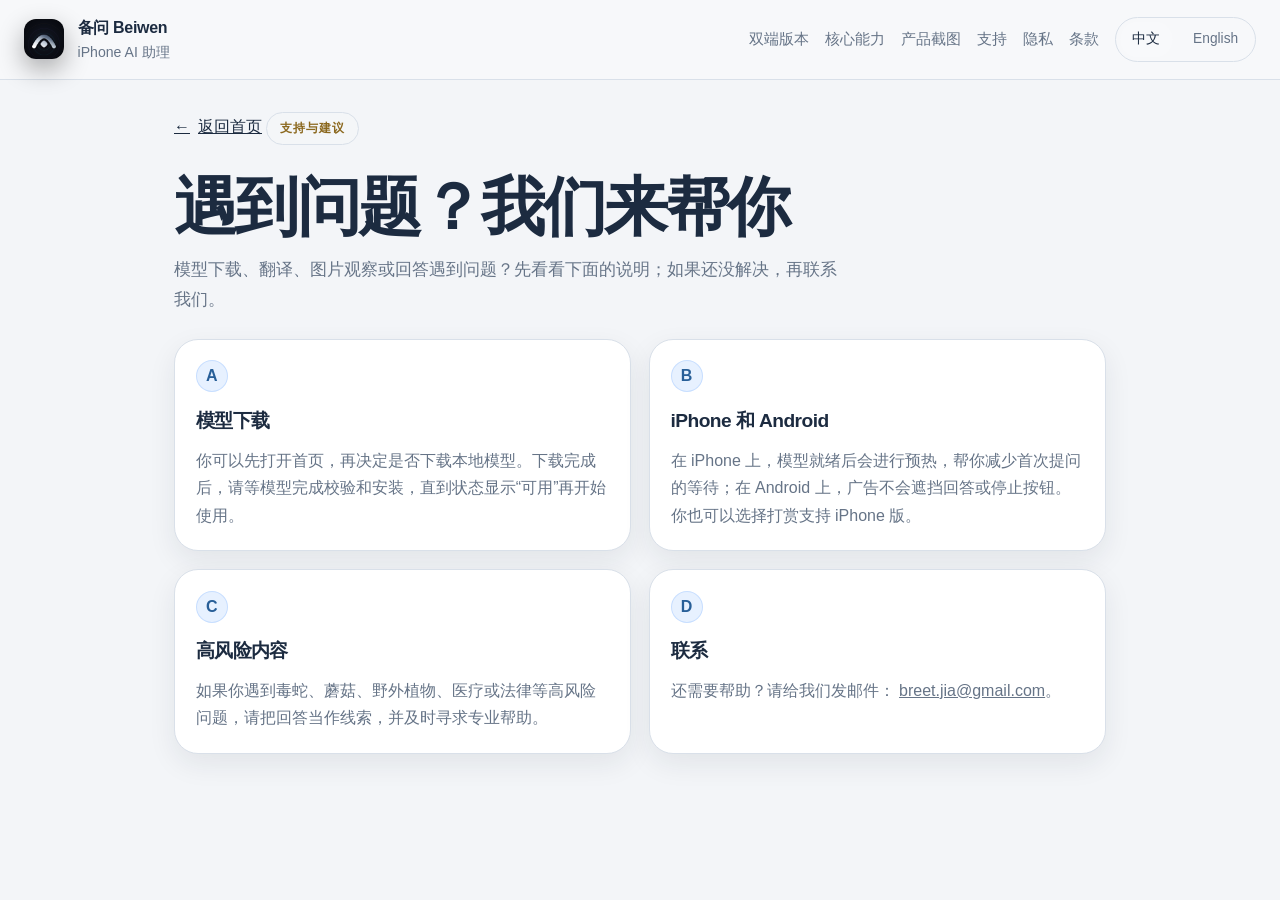
<file: support.html>
<!DOCTYPE html>
<html lang="zh-Hans">
<head>
  <meta charset="UTF-8">
  <meta name="viewport" content="width=device-width, initial-scale=1.0">
  <meta name="color-scheme" content="light dark">
  <meta name="description" content="查看模型下载、iPhone 与 Android 使用提示和高风险内容说明；需要帮助时，联系我们。">
  <title>备问支持</title>
  <link rel="stylesheet" href="css/style.css">
  <script src="js/main.js" defer></script>
  <link rel="icon" type="image/png" sizes="16x16" href="/favicon-16x16.png">
  <link rel="icon" type="image/png" sizes="32x32" href="/favicon-32x32.png">
  <link rel="apple-touch-icon" sizes="180x180" href="/apple-touch-icon.png">
</head>
<body data-page="support">
  <div class="page-backdrop" aria-hidden="true"></div>
  <nav class="navbar">
    <div class="brand-wrap">
      <img src="assets/beiwen/icon/app-icon.png" alt="备问图标" class="brand-icon">
      <div class="brand-copy">
        <div class="brand-title" data-i18n="nav.brand">备问 Beiwen</div>
        <div class="brand-subtitle" data-i18n="nav.pill">iOS + Android</div>
      </div>
    </div>
    <div class="nav-links">
      <a href="index.html" data-i18n="nav.platforms">双端版本</a>
      <a href="index.html#features" data-i18n="nav.features">核心能力</a>
      <a href="index.html#gallery" data-i18n="nav.gallery">产品截图</a>
      <a href="support.html" data-i18n="nav.support">支持</a>
      <a href="legal/privacy.html" data-i18n="nav.privacy">隐私</a>
      <a href="legal/terms.html" data-i18n="nav.terms">条款</a>
      <div class="locale-switcher" role="group" aria-label="Language switcher">
        <button class="lang-switch" type="button" data-set-locale="zh-Hans">中文</button>
        <button class="lang-switch" type="button" data-set-locale="en">English</button>
      </div>
    </div>
  </nav>

  <main>
    <section class="section" style="padding-top: 2rem; max-width: 980px;">
      <a href="index.html" style="display:inline-flex; align-items:center; gap:0.5rem; color: var(--muted-strong); margin-bottom: 1.4rem;">&larr; <span data-i18n="common.backHome">返回首页</span></a>
      <div class="section-kicker" data-i18n="supportPage.kicker">支持与建议</div>
      <h1 class="section-title text-gradient" style="margin-top: 0.8rem;" data-i18n="supportPage.title">遇到问题？我们来帮你</h1>
      <p class="section-description" data-i18n="supportPage.intro">模型下载、翻译、图片观察或回答遇到问题？先看看下面的说明；如果还没解决，再联系我们。</p>

      <div class="feature-grid support-card-grid">
        <article class="feature-card">
          <div class="feature-icon">A</div>
          <h3 data-i18n="supportPage.cards.a.title">模型下载</h3>
          <p data-i18n="supportPage.cards.a.desc">你可以先打开首页，再决定是否下载本地模型。下载完成后，请等模型完成校验和安装，直到状态显示“可用”再开始使用。</p>
        </article>
        <article class="feature-card">
          <div class="feature-icon">B</div>
          <h3 data-i18n="supportPage.cards.b.title">iOS 和 Android</h3>
          <p data-i18n="supportPage.cards.b.desc">在 iPhone 上，模型就绪后会进行预热，帮你减少首次提问的等待；在 Android 上，广告不会遮挡回答或停止按钮。你也可以选择打赏支持 iPhone 版。</p>
        </article>
        <article class="feature-card">
          <div class="feature-icon">C</div>
          <h3 data-i18n="supportPage.cards.c.title">高风险内容</h3>
          <p data-i18n="supportPage.cards.c.desc">如果你遇到毒蛇、蘑菇、野外植物、医疗或法律等高风险问题，请把回答当作线索，并及时寻求专业帮助。</p>
        </article>
        <article class="feature-card">
          <div class="feature-icon">D</div>
          <h3 data-i18n="supportPage.cards.d.title">联系</h3>
          <p><span data-i18n="supportPage.cards.d.desc">还需要帮助？请给我们发邮件：</span> <a href="mailto:breet.jia@gmail.com">breet.jia@gmail.com</a>。</p>
        </article>
      </div>
    </section>
  </main>
</body>
</html>
</file>
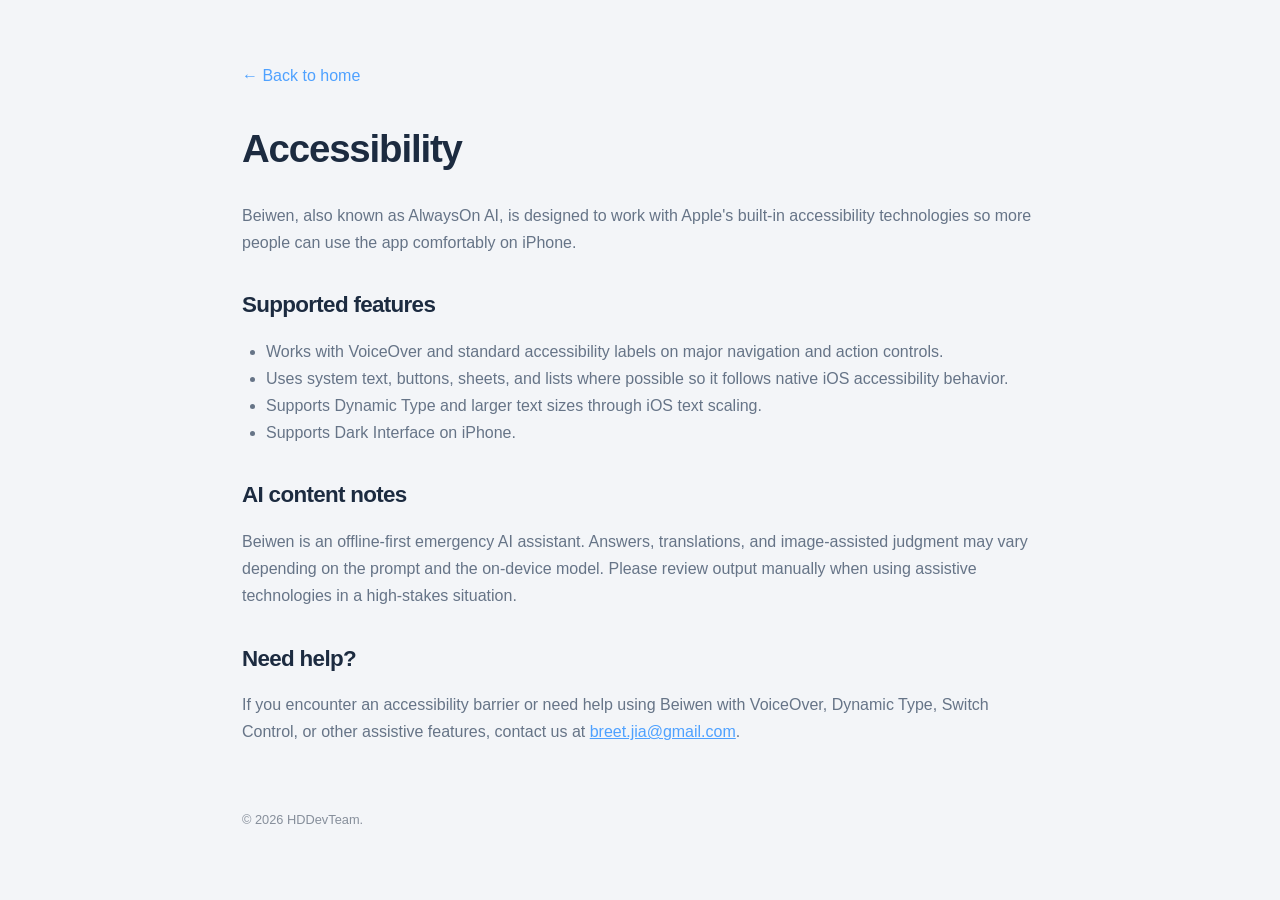
<file: legal/accessibility.html>
<!DOCTYPE html>
<html lang="en">
<head>
  <meta charset="UTF-8">
  <meta name="viewport" content="width=device-width, initial-scale=1.0">
  <meta name="color-scheme" content="light dark">
  <meta name="description" content="Accessibility information for Beiwen / AlwaysOn AI.">
  <title>Accessibility - Beiwen</title>
  <link rel="stylesheet" href="../css/style.css">
  <style>
    body {
      padding: 4rem 2rem;
      max-width: 860px;
      margin: 0 auto;
    }

    h1 {
      font-size: 2.4rem;
      margin-bottom: 1.5rem;
    }

    h2 {
      font-size: 1.4rem;
      margin-top: 2rem;
      margin-bottom: 0.8rem;
    }

    p, li {
      line-height: 1.7;
      color: var(--beiwen-text-secondary);
    }

    ul {
      padding-left: 1.5rem;
    }

    a {
      color: #4ea1ff;
    }
  </style>
  <link rel="icon" type="image/png" sizes="16x16" href="/favicon-16x16.png">
  <link rel="icon" type="image/png" sizes="32x32" href="/favicon-32x32.png">
  <link rel="apple-touch-icon" sizes="180x180" href="/apple-touch-icon.png">
</head>
<body>
  <div style="margin-bottom: 2rem;">
    <a href="../index.html" style="text-decoration: none;">&larr; Back to home</a>
  </div>

  <h1>Accessibility</h1>
  <p>Beiwen, also known as AlwaysOn AI, is designed to work with Apple's built-in accessibility technologies so more people can use the app comfortably on iPhone.</p>

  <h2>Supported features</h2>
  <ul>
    <li>Works with VoiceOver and standard accessibility labels on major navigation and action controls.</li>
    <li>Uses system text, buttons, sheets, and lists where possible so it follows native iOS accessibility behavior.</li>
    <li>Supports Dynamic Type and larger text sizes through iOS text scaling.</li>
    <li>Supports Dark Interface on iPhone.</li>
  </ul>

  <h2>AI content notes</h2>
  <p>Beiwen is an offline-first emergency AI assistant. Answers, translations, and image-assisted judgment may vary depending on the prompt and the on-device model. Please review output manually when using assistive technologies in a high-stakes situation.</p>

  <h2>Need help?</h2>
  <p>If you encounter an accessibility barrier or need help using Beiwen with VoiceOver, Dynamic Type, Switch Control, or other assistive features, contact us at <a href="mailto:breet.jia@gmail.com">breet.jia@gmail.com</a>.</p>

  <footer style="margin-top: 4rem; opacity: 0.5; font-size: 0.8rem;">
    &copy; 2026 HDDevTeam.
  </footer>
</body>
</html>
</file>
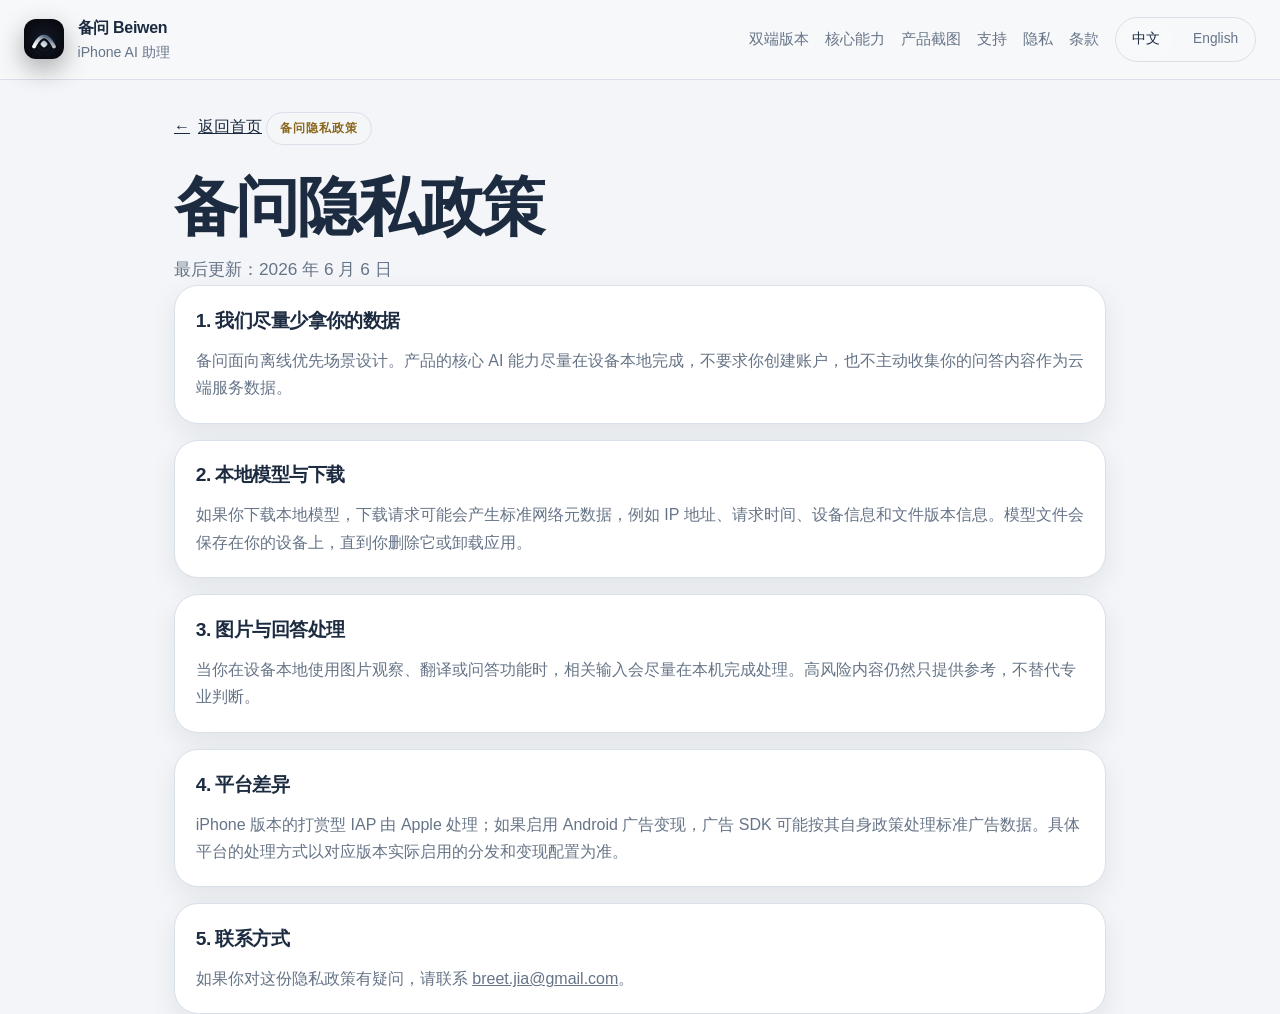
<file: legal/privacy.html>
<!DOCTYPE html>
<html lang="zh-Hans">
<head>
  <meta charset="UTF-8">
  <meta name="viewport" content="width=device-width, initial-scale=1.0">
  <meta name="color-scheme" content="light dark">
  <meta name="description" content="备问隐私政策。">
  <title>备问隐私政策</title>
  <link rel="stylesheet" href="../css/style.css">
  <script src="../js/main.js" defer></script>
  <link rel="icon" type="image/png" sizes="16x16" href="/favicon-16x16.png">
  <link rel="icon" type="image/png" sizes="32x32" href="/favicon-32x32.png">
  <link rel="apple-touch-icon" sizes="180x180" href="/apple-touch-icon.png">
</head>
<body data-page="privacy">
  <div class="page-backdrop" aria-hidden="true"></div>
  <nav class="navbar">
    <div class="brand-wrap">
      <img src="../assets/beiwen/icon/app-icon.png" alt="备问图标" class="brand-icon">
      <div class="brand-copy">
        <div class="brand-title" data-i18n="nav.brand">备问 Beiwen</div>
        <div class="brand-subtitle" data-i18n="nav.pill">iOS + Android</div>
      </div>
    </div>
    <div class="nav-links">
      <a href="../index.html" data-i18n="nav.platforms">双端版本</a>
      <a href="../index.html#features" data-i18n="nav.features">核心能力</a>
      <a href="../index.html#gallery" data-i18n="nav.gallery">产品截图</a>
      <a href="../support.html" data-i18n="nav.support">支持</a>
      <a href="privacy.html" data-i18n="nav.privacy">隐私</a>
      <a href="terms.html" data-i18n="nav.terms">条款</a>
      <div class="locale-switcher" role="group" aria-label="Language switcher">
        <button class="lang-switch" type="button" data-set-locale="zh-Hans">中文</button>
        <button class="lang-switch" type="button" data-set-locale="en">English</button>
      </div>
    </div>
  </nav>

  <main>
    <section class="section" style="padding-top: 2rem; max-width: 980px;">
      <a href="../index.html" style="display:inline-flex; align-items:center; gap:0.5rem; color: var(--muted-strong); margin-bottom: 1.4rem;">&larr; <span data-i18n="common.backHome">返回首页</span></a>
      <div class="section-kicker" data-i18n="privacyPage.title">备问隐私政策</div>
      <h1 class="section-title text-gradient" style="margin-top: 0.8rem;" data-i18n="privacyPage.title">备问隐私政策</h1>
      <p class="section-description" data-i18n="privacyPage.updated">最后更新：2026 年 6 月 6 日</p>

      <div class="feature-card" style="margin-bottom: 1rem;">
        <h3 data-i18n="privacyPage.sections.a.title">1. 我们尽量少拿你的数据</h3>
        <p data-i18n="privacyPage.sections.a.desc">备问面向离线优先场景设计。产品的核心 AI 能力尽量在设备本地完成，不要求你创建账户，也不主动收集你的问答内容作为云端服务数据。</p>
      </div>
      <div class="feature-card" style="margin-bottom: 1rem;">
        <h3 data-i18n="privacyPage.sections.b.title">2. 本地模型与下载</h3>
        <p data-i18n="privacyPage.sections.b.desc">如果你下载本地模型，下载请求可能会产生标准网络元数据，例如 IP 地址、请求时间、设备信息和文件版本信息。模型文件会保存在你的设备上，直到你删除它或卸载应用。</p>
      </div>
      <div class="feature-card" style="margin-bottom: 1rem;">
        <h3 data-i18n="privacyPage.sections.c.title">3. 图片与回答处理</h3>
        <p data-i18n="privacyPage.sections.c.desc">当你在设备本地使用图片观察、翻译或问答功能时，相关输入会尽量在本机完成处理。高风险内容仍然只提供参考，不替代专业判断。</p>
      </div>
      <div class="feature-card" style="margin-bottom: 1rem;">
        <h3 data-i18n="privacyPage.sections.d.title">4. 平台差异</h3>
        <p data-i18n="privacyPage.sections.d.desc">iOS 版本的打赏型 IAP 由 Apple 处理；Android 版本若启用广告变现，则广告 SDK 可能按其自身政策处理标准广告数据。我们会在对应版本上线时补充更具体的说明。</p>
      </div>
      <div class="feature-card">
        <h3 data-i18n="privacyPage.sections.e.title">5. 联系方式</h3>
        <p><span data-i18n="privacyPage.sections.e.desc">如果你对这份隐私政策有疑问，请联系</span> <a href="mailto:breet.jia@gmail.com">breet.jia@gmail.com</a>。</p>
      </div>
    </section>
  </main>
</body>
</html>
</file>
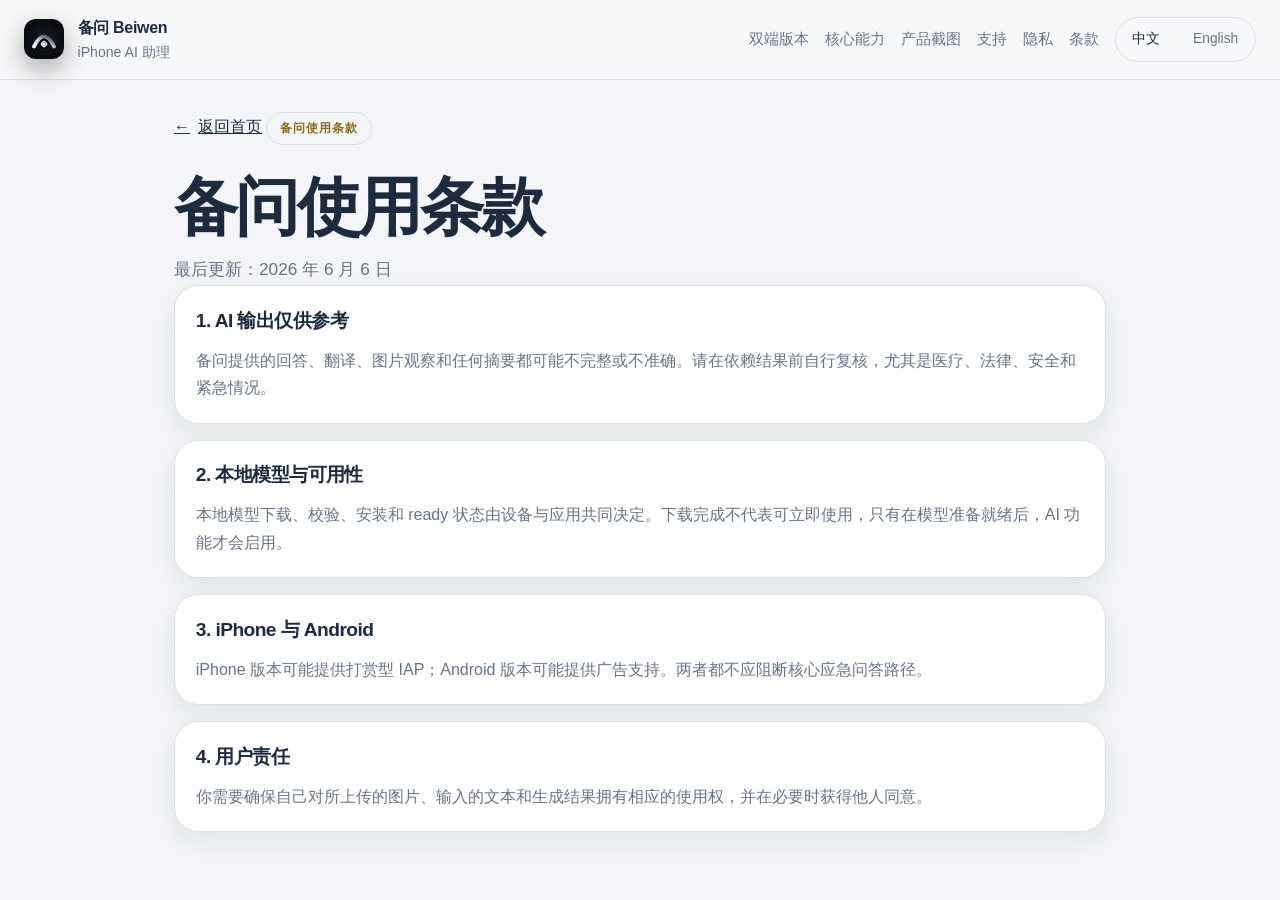
<file: legal/terms.html>
<!DOCTYPE html>
<html lang="zh-Hans">
<head>
  <meta charset="UTF-8">
  <meta name="viewport" content="width=device-width, initial-scale=1.0">
  <meta name="color-scheme" content="light dark">
  <meta name="description" content="备问使用条款。">
  <title>备问使用条款</title>
  <link rel="stylesheet" href="../css/style.css">
  <script src="../js/main.js" defer></script>
  <link rel="icon" type="image/png" sizes="16x16" href="/favicon-16x16.png">
  <link rel="icon" type="image/png" sizes="32x32" href="/favicon-32x32.png">
  <link rel="apple-touch-icon" sizes="180x180" href="/apple-touch-icon.png">
</head>
<body data-page="terms">
  <div class="page-backdrop" aria-hidden="true"></div>
  <nav class="navbar">
    <div class="brand-wrap">
      <img src="../assets/beiwen/icon/app-icon.png" alt="备问图标" class="brand-icon">
      <div class="brand-copy">
        <div class="brand-title" data-i18n="nav.brand">备问 Beiwen</div>
        <div class="brand-subtitle" data-i18n="nav.pill">iOS + Android</div>
      </div>
    </div>
    <div class="nav-links">
      <a href="../index.html" data-i18n="nav.platforms">双端版本</a>
      <a href="../index.html#features" data-i18n="nav.features">核心能力</a>
      <a href="../index.html#gallery" data-i18n="nav.gallery">产品截图</a>
      <a href="../support.html" data-i18n="nav.support">支持</a>
      <a href="privacy.html" data-i18n="nav.privacy">隐私</a>
      <a href="terms.html" data-i18n="nav.terms">条款</a>
      <div class="locale-switcher" role="group" aria-label="Language switcher">
        <button class="lang-switch" type="button" data-set-locale="zh-Hans">中文</button>
        <button class="lang-switch" type="button" data-set-locale="en">English</button>
      </div>
    </div>
  </nav>

  <main>
    <section class="section" style="padding-top: 2rem; max-width: 980px;">
      <a href="../index.html" style="display:inline-flex; align-items:center; gap:0.5rem; color: var(--muted-strong); margin-bottom: 1.4rem;">&larr; <span data-i18n="common.backHome">返回首页</span></a>
      <div class="section-kicker" data-i18n="termsPage.title">备问使用条款</div>
      <h1 class="section-title text-gradient" style="margin-top: 0.8rem;" data-i18n="termsPage.title">备问使用条款</h1>
      <p class="section-description" data-i18n="termsPage.updated">最后更新：2026 年 6 月 6 日</p>

      <div class="feature-card" style="margin-bottom: 1rem;">
        <h3 data-i18n="termsPage.sections.a.title">1. AI 输出仅供参考</h3>
        <p data-i18n="termsPage.sections.a.desc">备问提供的回答、翻译、图片观察和任何摘要都可能不完整或不准确。请在依赖结果前自行复核，尤其是医疗、法律、安全和紧急情况。</p>
      </div>
      <div class="feature-card" style="margin-bottom: 1rem;">
        <h3 data-i18n="termsPage.sections.b.title">2. 本地模型与可用性</h3>
        <p data-i18n="termsPage.sections.b.desc">本地模型下载、校验、安装和 ready 状态由设备与应用共同决定。下载完成不代表可立即使用，只有在模型准备就绪后，AI 功能才会启用。</p>
      </div>
      <div class="feature-card" style="margin-bottom: 1rem;">
        <h3 data-i18n="termsPage.sections.c.title">3. iOS 与 Android</h3>
        <p data-i18n="termsPage.sections.c.desc">iOS 版本可能提供打赏型 IAP；Android 版本可能提供广告支持。两者都不应阻断核心应急问答路径。</p>
      </div>
      <div class="feature-card">
        <h3 data-i18n="termsPage.sections.d.title">4. 用户责任</h3>
        <p data-i18n="termsPage.sections.d.desc">你需要确保自己对所上传的图片、输入的文本和生成结果拥有相应的使用权，并在必要时获得他人同意。</p>
      </div>
    </section>
  </main>
</body>
</html>
</file>
<file: css/style.css>
:root {
  color-scheme: light dark;
  --beiwen-bg: #f3f5f8;
  --beiwen-surface: #ffffff;
  --beiwen-surface-strong: #ffffff;
  --beiwen-border: #d9e0e9;
  --beiwen-text-primary: #1c2b40;
  --beiwen-text-secondary: #667487;
  --beiwen-accent: #356fae;
  --beiwen-accent-strong: #285f98;
  --beiwen-glow: rgba(53, 111, 174, 0.05);
  --beiwen-warning: #8b681e;
  --beiwen-success: #397a68;
  --beiwen-background: #f3f5f8;
  --beiwen-navbar: #f7f8fa;
  --beiwen-card: #ffffff;
  --beiwen-control: #edf1f5;
  --beiwen-action: #dce8f5;
  --beiwen-gradient-heading: #1c2b40;
}

@media (prefers-color-scheme: dark) {
  :root {
    --beiwen-bg: #171d27;
    --beiwen-surface: #202936;
    --beiwen-surface-strong: #293545;
    --beiwen-border: #394657;
    --beiwen-text-primary: #edf1f6;
    --beiwen-text-secondary: #b1bdcb;
    --beiwen-accent: #83add6;
    --beiwen-accent-strong: #a9c7e4;
    --beiwen-glow: rgba(131, 173, 214, 0.05);
    --beiwen-warning: #d0ad62;
    --beiwen-success: #83b6a5;
    --beiwen-background: #171d27;
    --beiwen-navbar: #1b232e;
    --beiwen-card: #202936;
    --beiwen-control: #293545;
    --beiwen-action: #31506d;
    --beiwen-gradient-heading: #edf1f6;
  }
}

* {
  box-sizing: border-box;
}

html {
  scroll-behavior: smooth;
}

body {
  margin: 0;
  font-family: -apple-system, BlinkMacSystemFont, 'Inter', 'PingFang SC', 'Helvetica Neue', Arial, sans-serif;
  line-height: 1.5;
  -webkit-font-smoothing: antialiased;
}

html {
  scroll-behavior: smooth;
}

h1, h2, h3, h4 {
  margin: 0;
  font-weight: 700;
  letter-spacing: -0.03em;
}

.text-gradient {
  color: var(--beiwen-gradient-heading);
}

.accent-gradient {
  color: var(--beiwen-accent);
}

body {
  background: var(--beiwen-background);
  color: var(--beiwen-text-primary);
}

main {
  position: relative;
  z-index: 1;
}

a {
  color: inherit;
}

.page-backdrop {
  display: none;
}

.navbar {
  position: sticky;
  top: 0;
  z-index: 20;
  display: flex;
  align-items: center;
  justify-content: space-between;
  gap: 1rem;
  padding: 1rem 1.5rem;
  background: var(--beiwen-navbar);
  backdrop-filter: blur(8px);
  -webkit-backdrop-filter: blur(8px);
  border-bottom: 1px solid var(--beiwen-border);
}

.brand-wrap {
  display: flex;
  align-items: center;
  gap: 0.85rem;
  min-width: 0;
}

.brand-icon {
  width: 40px;
  height: 40px;
  border-radius: 12px;
  box-shadow: 0 10px 26px rgba(0, 0, 0, 0.32);
}

.brand-copy {
  display: grid;
  gap: 0.1rem;
}

.brand-title {
  font-size: 1rem;
  font-weight: 700;
  letter-spacing: -0.02em;
}

.brand-subtitle {
  color: var(--beiwen-text-secondary);
  font-size: 0.88rem;
}

.nav-links {
  display: flex;
  align-items: center;
  gap: 1rem;
  flex-wrap: wrap;
}

.nav-links a {
  text-decoration: none;
  color: var(--beiwen-text-secondary);
  font-size: 0.92rem;
  transition: color 0.2s ease, opacity 0.2s ease;
}

.nav-links a:hover {
  color: var(--beiwen-text-primary);
}

.locale-switcher {
  display: inline-flex;
  align-items: center;
  gap: 0.45rem;
  padding: 0.25rem;
  border: 1px solid var(--beiwen-border);
  border-radius: 999px;
  background: rgba(255, 255, 255, 0.04);
}

.lang-switch {
  appearance: none;
  border: 0;
  background: transparent;
  color: var(--beiwen-text-secondary);
  font: inherit;
  font-size: 0.86rem;
  padding: 0.45rem 0.8rem;
  border-radius: 999px;
  cursor: pointer;
  transition: background 0.2s ease, color 0.2s ease;
}

.lang-switch:hover,
.lang-switch.is-active {
  color: var(--beiwen-text-primary);
  background: rgba(255, 255, 255, 0.12);
}

.hero {
  max-width: 1200px;
  margin: 0 auto;
  padding: 5.5rem 1.5rem 3.5rem;
  display: grid;
  grid-template-columns: minmax(0, 1.1fr) minmax(320px, 0.9fr);
  gap: 2.5rem;
  align-items: center;
}

.hero-copy {
  display: grid;
  gap: 1rem;
}

.hero-kicker,
.section-kicker {
  display: inline-flex;
  align-items: center;
  justify-content: center;
  width: fit-content;
  gap: 0.45rem;
  padding: 0.4rem 0.8rem;
  border-radius: 999px;
  background: rgba(255, 255, 255, 0.06);
  border: 1px solid var(--beiwen-border);
  color: var(--beiwen-warning);
  font-size: 0.78rem;
  font-weight: 700;
  letter-spacing: 0.08em;
  text-transform: uppercase;
}

.activity-banner {
  display: grid;
  gap: 0.45rem;
  padding: 1rem 1.1rem;
  border: 1px solid rgba(105, 167, 255, 0.34);
  border-radius: 22px;
  background: var(--beiwen-action);
  box-shadow: 0 10px 28px rgba(25, 39, 57, 0.10);
}

.activity-banner__badge {
  color: var(--beiwen-success);
  font-size: 0.76rem;
  font-weight: 800;
  letter-spacing: 0.08em;
  text-transform: uppercase;
}

.activity-banner__title {
  font-size: 1.1rem;
  font-weight: 700;
}

.activity-banner__desc {
  color: var(--beiwen-text-secondary);
  font-size: 0.95rem;
}

.hero-title,
.section-title {
  font-size: clamp(2.5rem, 5vw, 4.75rem);
  line-height: 1.04;
  letter-spacing: -0.04em;
  margin: 0;
}

.hero-subtitle,
.section-description {
  margin: 0;
  color: var(--beiwen-text-secondary);
  font-size: 1.08rem;
  line-height: 1.72;
  max-width: 42rem;
}

.hero-actions {
  display: flex;
  gap: 0.85rem;
  flex-wrap: wrap;
  margin-top: 0.35rem;
}

.hero-actions-container {
  display: grid;
  gap: 0.8rem;
  justify-items: start;
}

.hero-actions-note {
  font-size: 0.88rem;
  color: var(--beiwen-warning);
  font-weight: 500;
  line-height: 1.4;
}

@media (max-width: 1080px) {
  .hero-actions-container {
    justify-items: center;
  }
  .hero-actions {
    justify-content: center;
  }
}

.btn-primary,
.btn-secondary {
  display: inline-flex;
  align-items: center;
  justify-content: center;
  gap: 0.45rem;
  border-radius: 999px;
  padding: 0.9rem 1.25rem;
  text-decoration: none;
  font-weight: 700;
  letter-spacing: -0.01em;
  transition: transform 0.2s ease, background 0.2s ease, border-color 0.2s ease;
}

.btn-primary {
  background: var(--beiwen-accent);
  color: #ffffff;
  box-shadow: 0 8px 20px rgba(31, 68, 108, 0.16);
}

.btn-secondary {
  color: var(--beiwen-text-primary);
  border: 1px solid var(--beiwen-border);
  background: var(--beiwen-control);
}

.btn-primary:hover,
.btn-secondary:hover {
  transform: translateY(-1px);
}

.hero-pills {
  display: flex;
  flex-wrap: wrap;
  gap: 0.65rem;
}

.hero-pills span {
  display: inline-flex;
  align-items: center;
  padding: 0.45rem 0.75rem;
  border-radius: 999px;
  border: 1px solid var(--beiwen-border);
  background: var(--beiwen-control);
  color: var(--beiwen-text-secondary);
  font-size: 0.86rem;
}

.hero-visual {
  display: flex;
  justify-content: center;
}

.device-stack {
  position: relative;
  width: min(520px, 100%);
  min-height: 520px;
}

.device-card {
  margin: 0;
  position: absolute;
  overflow: hidden;
  border-radius: 28px;
  border: 1px solid var(--beiwen-border);
  background: var(--beiwen-card);
  box-shadow: 0 16px 36px rgba(25, 39, 57, 0.16);
}

.device-card img {
  display: block;
  width: 100%;
  height: auto;
}

.device-card figcaption {
  padding: 0.9rem 1rem 1rem;
  color: var(--beiwen-text-secondary);
  font-size: 0.86rem;
  text-align: center;
}

.device-card-ios {
  width: 56%;
  left: 0;
  top: 0;
  transform: rotate(-6deg);
}

.device-card-android {
  width: 52%;
  right: 0;
  bottom: 0;
  transform: rotate(6deg);
}

.section {
  max-width: 1200px;
  margin: 0 auto;
  padding: 2.5rem 1.5rem 0;
}

.section-kicker {
  margin-bottom: 0.9rem;
}

.section-title {
  max-width: 42rem;
}

.section-description {
  margin-top: 0.9rem;
}

.platform-grid,
.feature-grid,
.gallery-rows {
  display: grid;
  gap: 1.1rem;
}

.platform-grid {
  grid-template-columns: repeat(2, minmax(0, 1fr));
  margin-top: 1.5rem;
}

.platform-card,
.feature-card {
  padding: 1.3rem;
  border-radius: 24px;
  border: 1px solid var(--beiwen-border);
  background: var(--beiwen-card);
  box-shadow: 0 10px 28px rgba(25, 39, 57, 0.08);
}

.platform-topline {
  display: grid;
  gap: 0.7rem;
  margin-bottom: 0.85rem;
}

.platform-topline h3,
.feature-card h3 {
  margin: 0;
  font-size: 1.2rem;
}

.platform-badge {
  width: fit-content;
  display: inline-flex;
  padding: 0.35rem 0.65rem;
  border-radius: 999px;
  background: rgba(105, 167, 255, 0.15);
  border: 1px solid rgba(105, 167, 255, 0.35);
  color: var(--beiwen-accent-strong);
  font-size: 0.76rem;
  font-weight: 800;
  letter-spacing: 0.08em;
  text-transform: uppercase;
}

.platform-list {
  margin: 1rem 0 0;
  padding-left: 1.1rem;
  color: var(--beiwen-text-secondary);
  display: grid;
  gap: 0.45rem;
}

.shot-grid {
  display: grid;
  grid-template-columns: repeat(2, minmax(0, 1fr));
  gap: 0.9rem;
  margin-top: 1.1rem;
}

.shot-grid figure,
.gallery-row {
  margin: 0;
}

.shot-grid figure {
  overflow: hidden;
  border-radius: 18px;
  border: 1px solid var(--beiwen-border);
  background: var(--beiwen-card);
}

.shot-grid img,
.gallery-row img {
  display: block;
  width: 100%;
  height: auto;
}

.shot-grid figcaption {
  padding: 0.65rem 0.8rem 0.8rem;
  color: var(--beiwen-text-secondary);
  font-size: 0.84rem;
  text-align: center;
}

.feature-grid {
  grid-template-columns: repeat(4, minmax(0, 1fr));
  margin-top: 1.5rem;
}

.support-card-grid {
  grid-template-columns: repeat(2, minmax(0, 1fr));
}

.feature-icon {
  display: inline-flex;
  align-items: center;
  justify-content: center;
  width: 2rem;
  height: 2rem;
  border-radius: 999px;
  background: rgba(105, 167, 255, 0.16);
  border: 1px solid rgba(105, 167, 255, 0.26);
  color: var(--beiwen-accent-strong);
  font-weight: 800;
  margin-bottom: 0.9rem;
}

.feature-card p,
.platform-card p {
  margin: 0.7rem 0 0;
  color: var(--beiwen-text-secondary);
  line-height: 1.72;
}

.gallery-rows {
  margin-top: 1.5rem;
}

.gallery-row {
  display: grid;
  grid-template-columns: repeat(3, minmax(0, 1fr));
  gap: 0.9rem;
}

.gallery-row img {
  border-radius: 20px;
  border: 1px solid var(--beiwen-border);
  background: var(--beiwen-card);
  box-shadow: 0 10px 28px rgba(25, 39, 57, 0.10);
}

.footer {
  max-width: 1200px;
  margin: 4rem auto 0;
  padding: 2.5rem 1.5rem 3rem;
  border-top: 1px solid var(--beiwen-border);
  color: var(--beiwen-text-secondary);
}

.footer-links {
  display: flex;
  flex-wrap: wrap;
  justify-content: center;
  gap: 1rem 1.5rem;
  margin-bottom: 1rem;
}

.footer-links a {
  text-decoration: none;
  color: var(--beiwen-text-secondary);
}

.footer-links a:hover {
  color: var(--beiwen-text-primary);
}

.footer-note {
  text-align: center;
  font-size: 0.92rem;
  line-height: 1.6;
}

@media (max-width: 1080px) {
  .hero {
    grid-template-columns: 1fr;
  }

  .device-stack {
    min-height: 460px;
  }

  .feature-grid {
    grid-template-columns: repeat(2, minmax(0, 1fr));
  }

  .gallery-row {
    grid-template-columns: 1fr;
  }
}

@media (max-width: 780px) {
  .navbar {
    flex-direction: column;
    align-items: flex-start;
  }

  .nav-links {
    width: 100%;
    justify-content: flex-start;
    gap: 0.75rem;
  }

  .hero {
    padding-top: 4rem;
  }

  .device-stack {
    min-height: 410px;
  }

  .platform-grid,
  .feature-grid,
  .shot-grid {
    grid-template-columns: 1fr;
  }
}

@media (max-width: 560px) {
  .nav-links a {
    display: none;
  }

  .locale-switcher {
    width: 100%;
    justify-content: space-between;
  }

  .lang-switch {
    flex: 1 1 0;
    text-align: center;
  }

  .hero,
  .section,
  .footer {
    padding-left: 1rem;
    padding-right: 1rem;
  }

  .hero-title,
  .section-title {
    font-size: clamp(2.1rem, 12vw, 3rem);
  }

  .hero-subtitle,
  .section-description {
    font-size: 1rem;
  }

  .device-stack {
    min-height: 360px;
  }

  .device-card {
    width: 68%;
  }

  .device-card-ios {
    left: 0;
    top: 0;
  }

  .device-card-android {
    right: 0;
    bottom: 0;
  }
}
</file>
